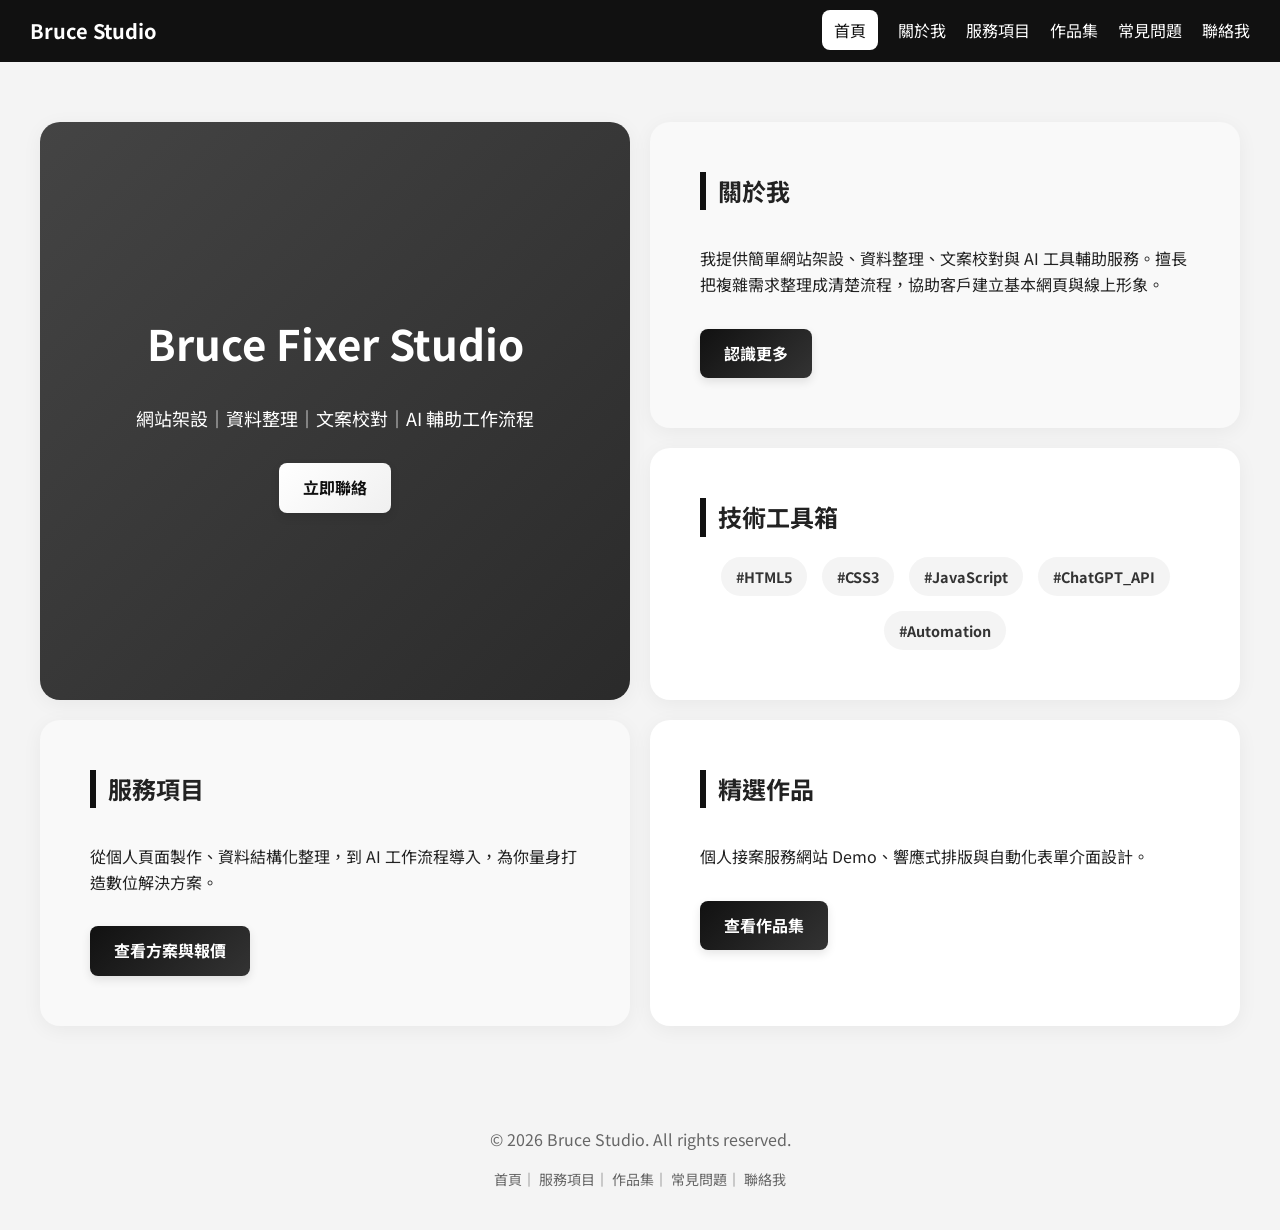
<file: index.html>
<!DOCTYPE html>
<html lang="zh-Hant">

<head>
  <meta charset="UTF-8">
  <meta name="viewport" content="width=device-width, initial-scale=1.0">
  <title>Bruce Studio｜網站架設與 AI 工作流程輔助</title>
  <meta name="description" content="Bruce Studio 提供一頁式網站架設、資料整理、文案校對與 AI 工作流程輔助服務，適合個人品牌、小型商家與接案者。">
  <link rel="preconnect" href="https://fonts.googleapis.com">
  <link rel="preconnect" href="https://fonts.gstatic.com" crossorigin>
  <link href="https://fonts.googleapis.com/css2?family=Noto+Sans+TC:wght@400;500;700&display=swap" rel="stylesheet">
  <link rel="stylesheet" href="style.css">
</head>

<body>

  <nav>
    <div class="logo">
      <a href="index.html">Bruce Studio</a>
    </div>
    <button class="menu-toggle" onclick="toggleMenu()">☰</button>
    <ul id="navMenu">
      <li><a href="index.html" class="active">首頁</a></li>
      <li><a href="about.html">關於我</a></li>
      <li><a href="services.html">服務項目</a></li>
      <li><a href="portfolio.html">作品集</a></li>
      <li><a href="faq.html">常見問題</a></li>
      <li><a href="contact.html">聯絡我</a></li>
    </ul>
  </nav>

  <main class="bento-container">

    <header class="bento-item hero bento-col-span-2 bento-row-span-2">
      <h1>Bruce Fixer Studio</h1>
      <p>網站架設｜資料整理｜文案校對｜AI 輔助工作流程</p>
      <a href="contact.html" class="btn" style="display: inline-block;">立即聯絡</a>
    </header>

    <section class="bento-item about bento-col-span-2 bento-row-span-1">
      <h2>關於我</h2>
      <p>我提供簡單網站架設、資料整理、文案校對與 AI 工具輔助服務。擅長把複雜需求整理成清楚流程，協助客戶建立基本網頁與線上形象。</p>
      <a href="about.html" class="btn btn-dark"
        style="margin-top: 15px; display: inline-block; width: fit-content;">認識更多</a>
    </section>

    <section class="bento-item tech-stack bento-col-span-2 bento-row-span-1">
      <h2>技術工具箱</h2>
      <div class="tech-icons"
        style="display: flex; justify-content: center; flex-wrap: wrap; gap: 15px; font-size: 0.9rem;">
        <span class="tech-tag">#HTML5</span>
        <span class="tech-tag">#CSS3</span>
        <span class="tech-tag">#JavaScript</span>
        <span class="tech-tag">#ChatGPT_API</span>
        <span class="tech-tag">#Automation</span>
      </div>
    </section>

    <section class="bento-item services bento-col-span-2 bento-row-span-1">
      <h2>服務項目</h2>
      <p>從個人頁面製作、資料結構化整理，到 AI 工作流程導入，為你量身打造數位解決方案。</p>
      <a href="services.html" class="btn btn-dark"
        style="margin-top: 15px; display: inline-block; width: fit-content;">查看方案與報價</a>
    </section>

    <section class="bento-item portfolio bento-col-span-2 bento-row-span-1">
      <h2>精選作品</h2>
      <p>個人接案服務網站 Demo、響應式排版與自動化表單介面設計。</p>
      <a href="portfolio.html" class="btn btn-dark"
        style="margin-top: 15px; display: inline-block; width: fit-content;">查看作品集</a>
    </section>

  </main>

  <footer>
    <p>© 2026 Bruce Studio. All rights reserved.</p>
    <p class="footer-links">
      <a href="index.html">首頁</a>｜
      <a href="services.html">服務項目</a>｜
      <a href="portfolio.html">作品集</a>｜
      <a href="faq.html">常見問題</a>｜
      <a href="contact.html">聯絡我</a>
    </p>
  </footer>
  <script src="script.js"></script>
</body>

</html>
</file>
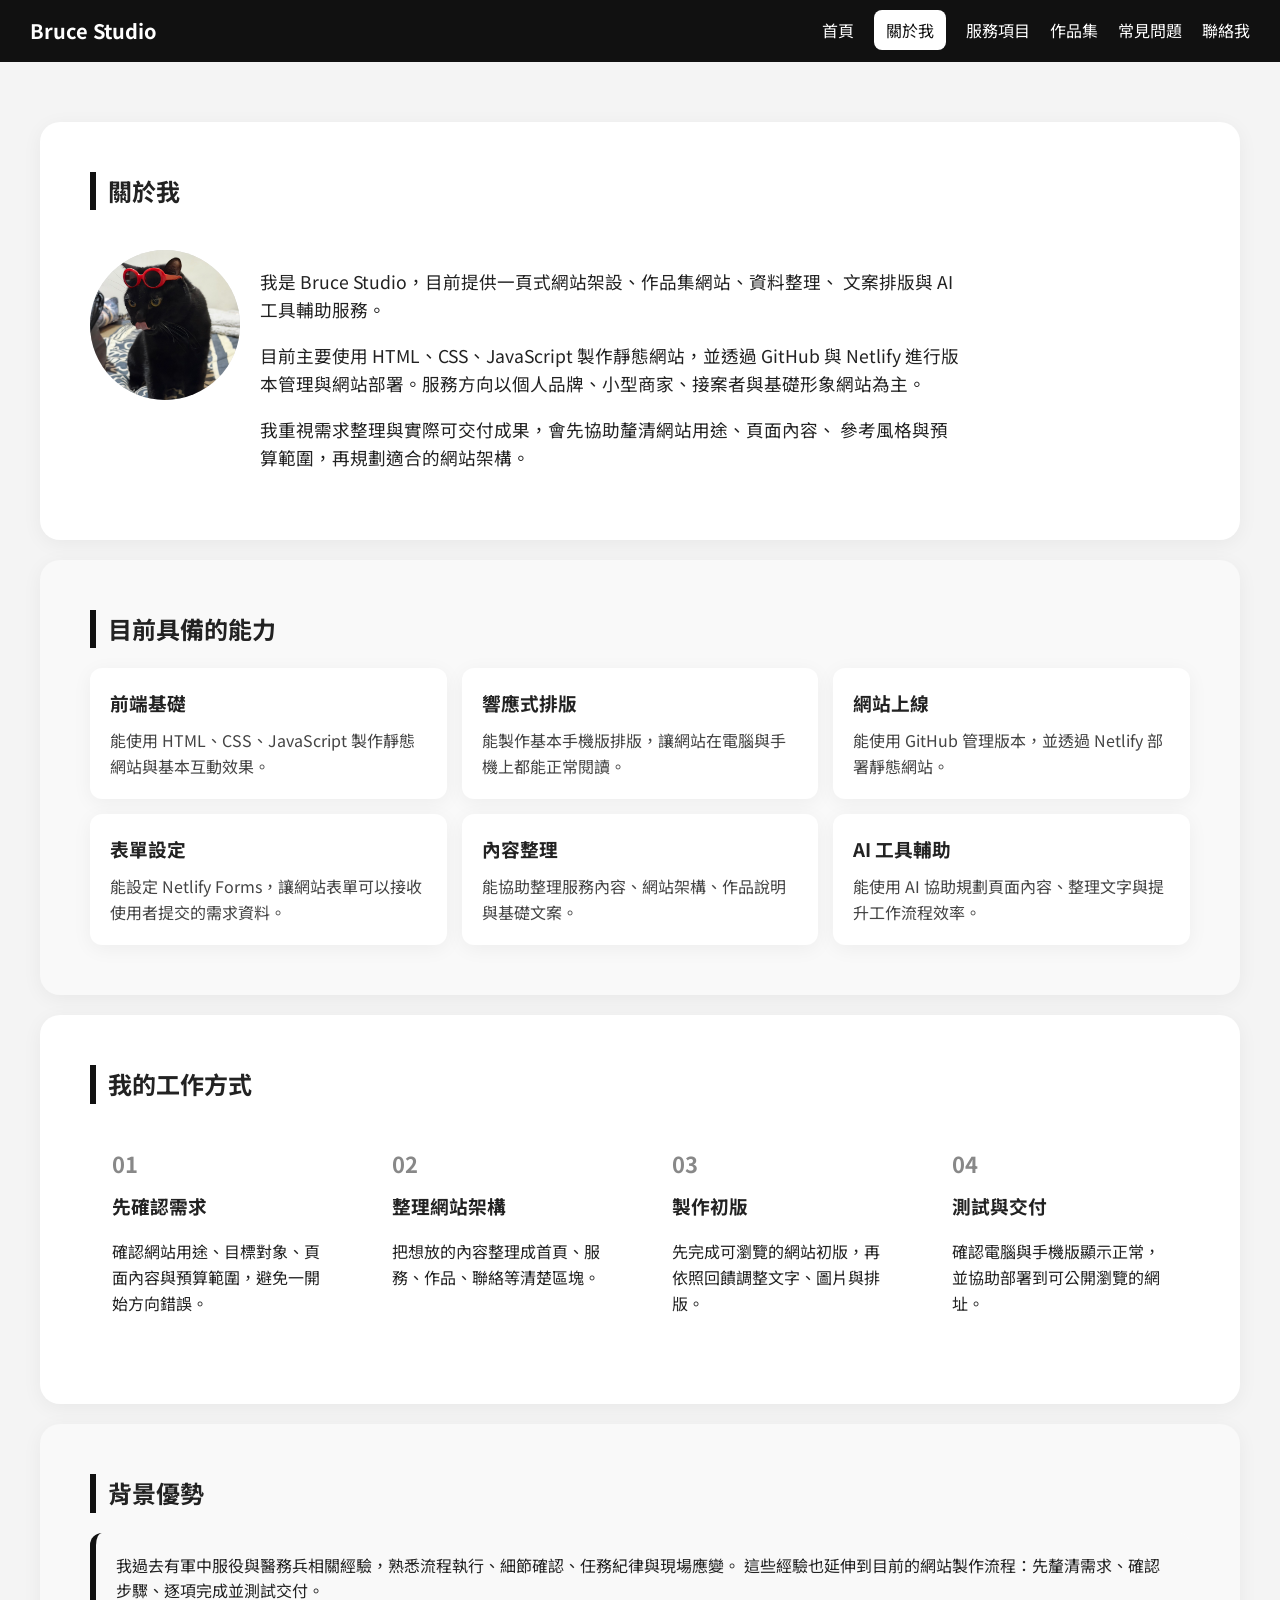
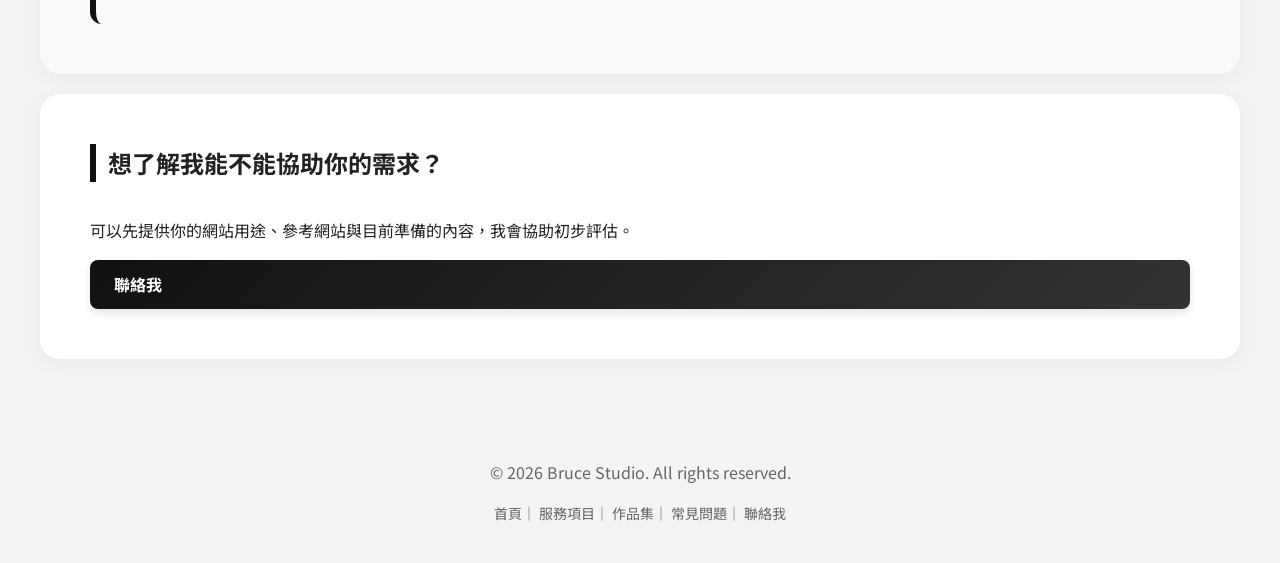
<file: about.html>
<!DOCTYPE html>
<html lang="zh-Hant">
<head>
  <meta charset="UTF-8">
  <meta name="viewport" content="width=device-width, initial-scale=1.0">
  <title>關於我｜Bruce Studio</title>
  <link rel="preconnect" href="https://fonts.googleapis.com">
  <link rel="preconnect" href="https://fonts.gstatic.com" crossorigin>
  <link href="https://fonts.googleapis.com/css2?family=Noto+Sans+TC:wght@400;500;700&display=swap" rel="stylesheet">
  <link rel="stylesheet" href="style.css">
</head>
<body>
  <nav>
    <div class="logo">
      <a href="index.html">Bruce Studio</a>
    </div>
    <button class="menu-toggle" onclick="toggleMenu()">☰</button>
    <ul id="navMenu">
      <li><a href="index.html">首頁</a></li>
      <li><a href="about.html" class="active">關於我</a></li>
      <li><a href="services.html">服務項目</a></li>
      <li><a href="portfolio.html">作品集</a></li>
      <li><a href="faq.html">常見問題</a></li>
      <li><a href="contact.html">聯絡我</a></li>
    </ul>
  </nav>

  <main class="bento-container">
    <section class="bento-item bento-col-span-4">
      <h2>關於我</h2>

      <div class="about-content" style="align-items: flex-start; margin-top: 20px;">
        <div class="photo-box">
          <img src="images/profile.jpg" alt="Bruce 的照片">
        </div>

        <div style="font-size: 1.1rem; max-width: 700px;">
          <p>
            我是 Bruce Studio，目前提供一頁式網站架設、作品集網站、資料整理、
            文案排版與 AI 工具輔助服務。
          </p>

          <p>
            目前主要使用 HTML、CSS、JavaScript 製作靜態網站，並透過 GitHub 與 Netlify
            進行版本管理與網站部署。服務方向以個人品牌、小型商家、接案者與基礎形象網站為主。
          </p>

          <p>
            我重視需求整理與實際可交付成果，會先協助釐清網站用途、頁面內容、
            參考風格與預算範圍，再規劃適合的網站架構。
          </p>
        </div>
      </div>
    </section>

    <section class="bento-item bento-col-span-4">
      <h2>目前具備的能力</h2>

      <div class="services-list" style="flex-direction: row; flex-wrap: wrap;">
        <div class="inner-card card" style="flex: 1; min-width: 250px;">
          <h3>前端基礎</h3>
          <p>能使用 HTML、CSS、JavaScript 製作靜態網站與基本互動效果。</p>
        </div>

        <div class="inner-card card" style="flex: 1; min-width: 250px;">
          <h3>響應式排版</h3>
          <p>能製作基本手機版排版，讓網站在電腦與手機上都能正常閱讀。</p>
        </div>

        <div class="inner-card card" style="flex: 1; min-width: 250px;">
          <h3>網站上線</h3>
          <p>能使用 GitHub 管理版本，並透過 Netlify 部署靜態網站。</p>
        </div>

        <div class="inner-card card" style="flex: 1; min-width: 250px;">
          <h3>表單設定</h3>
          <p>能設定 Netlify Forms，讓網站表單可以接收使用者提交的需求資料。</p>
        </div>

        <div class="inner-card card" style="flex: 1; min-width: 250px;">
          <h3>內容整理</h3>
          <p>能協助整理服務內容、網站架構、作品說明與基礎文案。</p>
        </div>

        <div class="inner-card card" style="flex: 1; min-width: 250px;">
          <h3>AI 工具輔助</h3>
          <p>能使用 AI 協助規劃頁面內容、整理文字與提升工作流程效率。</p>
        </div>
      </div>
    </section>

    <section class="bento-item bento-col-span-4">
      <h2>我的工作方式</h2>

      <div class="process">
        <div class="process-step">
          <span>01</span>
          <h3>先確認需求</h3>
          <p>確認網站用途、目標對象、頁面內容與預算範圍，避免一開始方向錯誤。</p>
        </div>

        <div class="process-step">
          <span>02</span>
          <h3>整理網站架構</h3>
          <p>把想放的內容整理成首頁、服務、作品、聯絡等清楚區塊。</p>
        </div>

        <div class="process-step">
          <span>03</span>
          <h3>製作初版</h3>
          <p>先完成可瀏覽的網站初版，再依照回饋調整文字、圖片與排版。</p>
        </div>

        <div class="process-step">
          <span>04</span>
          <h3>測試與交付</h3>
          <p>確認電腦與手機版顯示正常，並協助部署到可公開瀏覽的網址。</p>
        </div>
      </div>
    </section>

    <section class="bento-item bento-col-span-4">
      <h2>背景優勢</h2>

      <div class="about-highlight" style="background-color: #f9f9f9; padding: 20px; border-radius: var(--radius); border-left: 6px solid #111;">
        <p style="margin: 0;">
          我過去有軍中服役與醫務兵相關經驗，熟悉流程執行、細節確認、任務紀律與現場應變。
          這些經驗也延伸到目前的網站製作流程：先釐清需求、確認步驟、逐項完成並測試交付。
        </p>
      </div>
    </section>

    <section class="bento-item bento-col-span-4 cta-section">
      <h2>想了解我能不能協助你的需求？</h2>
      <p>可以先提供你的網站用途、參考網站與目前準備的內容，我會協助初步評估。</p>
      <a href="contact.html" class="btn btn-dark">聯絡我</a>
    </section>
  </main>

  <footer>
    <p>© 2026 Bruce Studio. All rights reserved.</p>
    <p class="footer-links">
      <a href="index.html">首頁</a>｜
      <a href="services.html">服務項目</a>｜
      <a href="portfolio.html">作品集</a>｜
      <a href="faq.html">常見問題</a>｜
      <a href="contact.html">聯絡我</a>
    </p>
  </footer>
  <script src="script.js"></script>
</body>
</html>
</file>
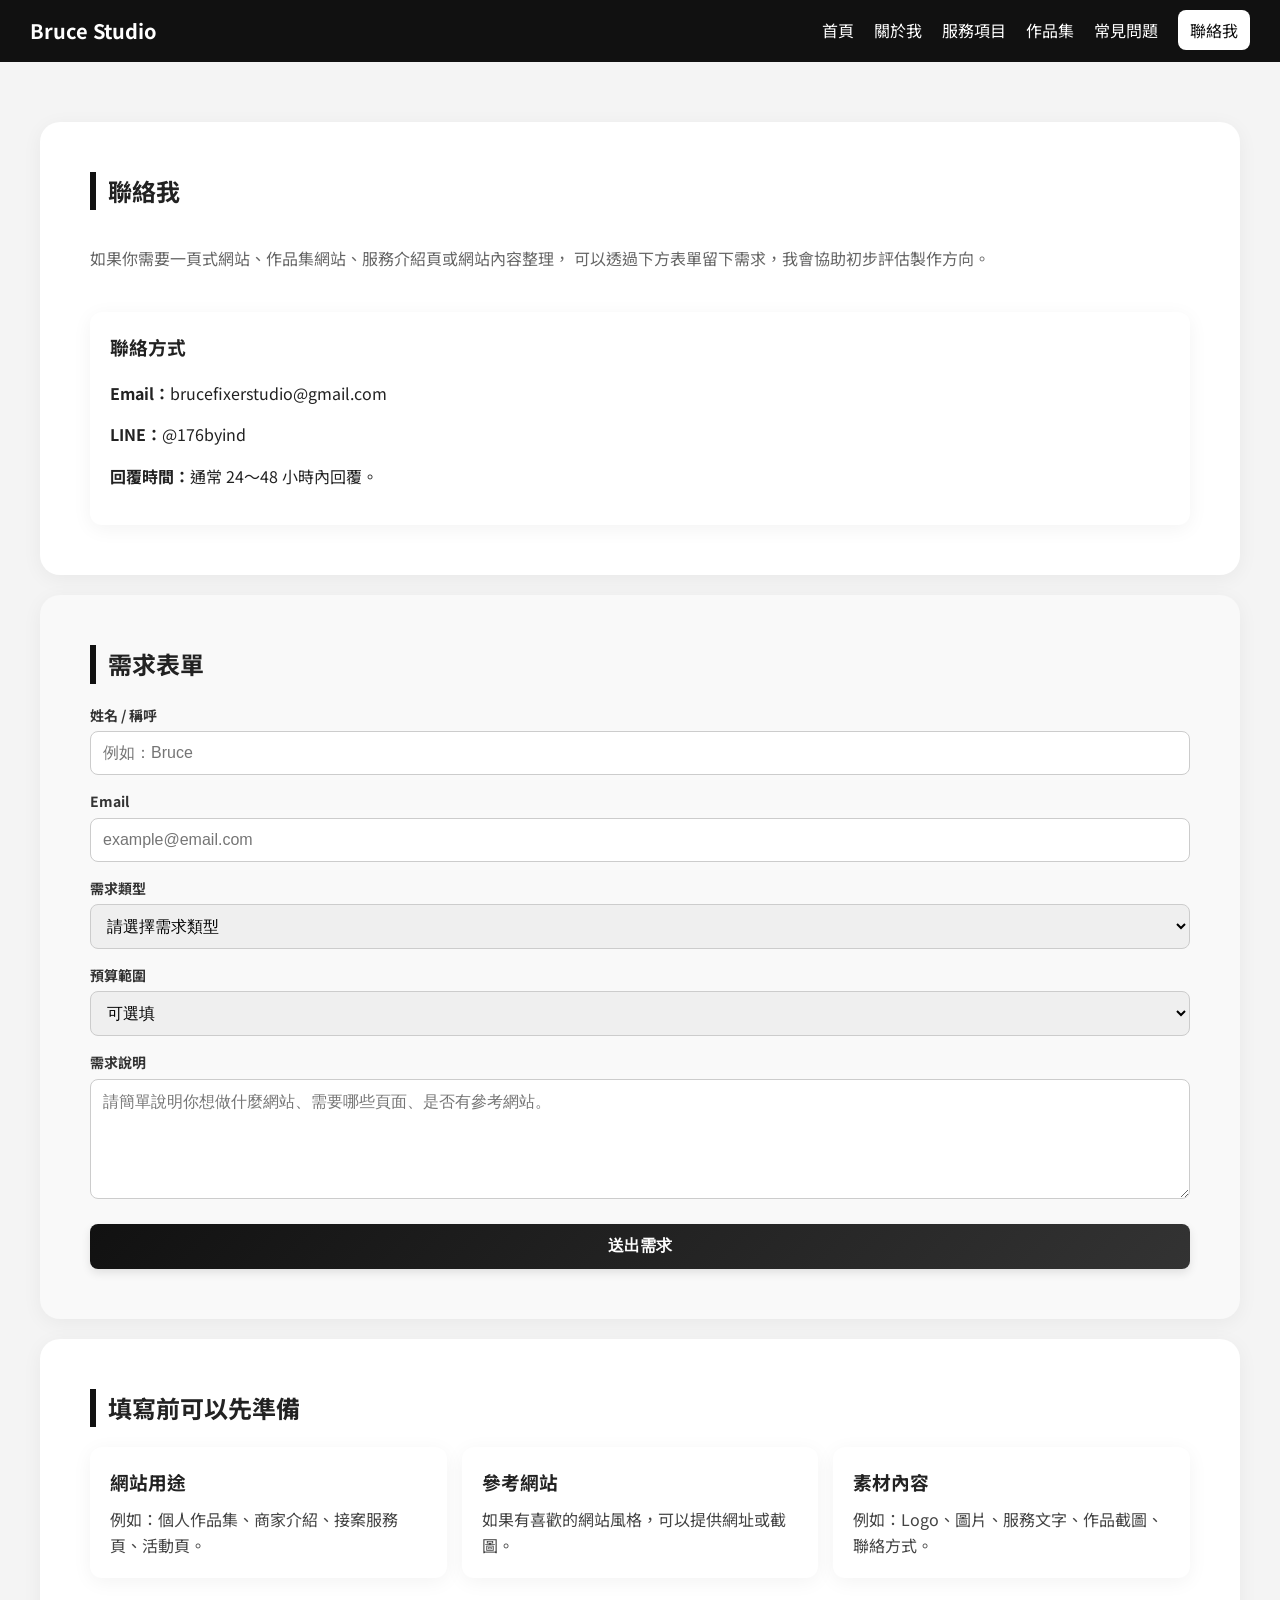
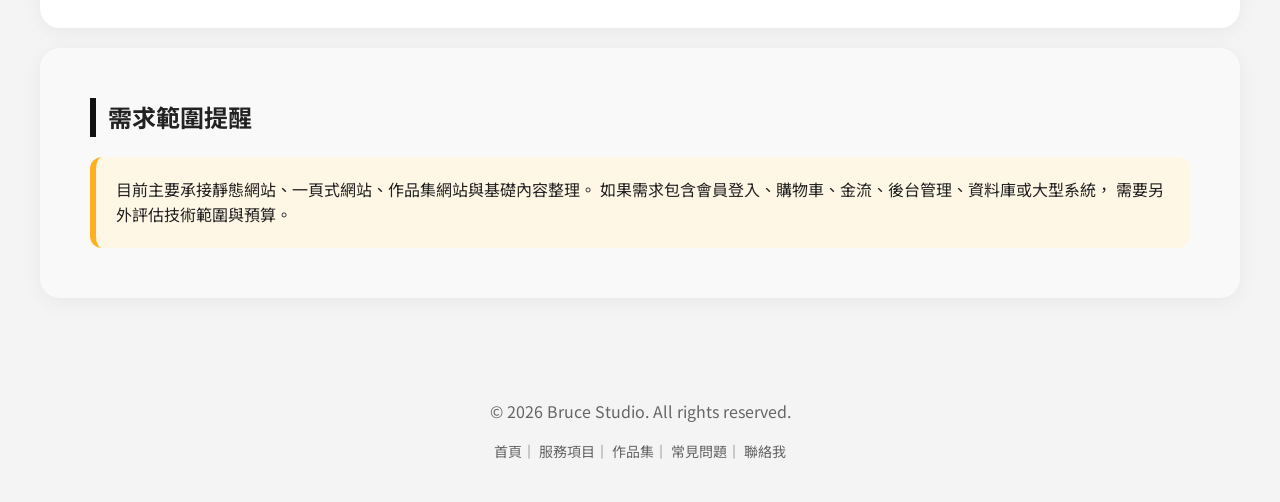
<file: contact.html>
<!DOCTYPE html>
<html lang="zh-Hant">

<head>
  <meta charset="UTF-8">
  <meta name="viewport" content="width=device-width, initial-scale=1.0">
  <title>聯絡我｜Bruce Studio</title>
  <link rel="preconnect" href="https://fonts.googleapis.com">
  <link rel="preconnect" href="https://fonts.gstatic.com" crossorigin>
  <link href="https://fonts.googleapis.com/css2?family=Noto+Sans+TC:wght@400;500;700&display=swap" rel="stylesheet">
  <link rel="stylesheet" href="style.css">
</head>

<body>
  <nav>
    <div class="logo">
      <a href="index.html">Bruce Studio</a>
    </div>
    <button class="menu-toggle" onclick="toggleMenu()">☰</button>
    <ul id="navMenu">
      <li><a href="index.html">首頁</a></li>
      <li><a href="about.html">關於我</a></li>
      <li><a href="services.html">服務項目</a></li>
      <li><a href="portfolio.html">作品集</a></li>
      <li><a href="faq.html">常見問題</a></li>
      <li><a href="contact.html" class="active">聯絡我</a></li>
    </ul>
  </nav>

  <main class="bento-container">
    <section class="bento-item bento-col-span-4">
      <h2>聯絡我</h2>

      <p class="contact-note">
        如果你需要一頁式網站、作品集網站、服務介紹頁或網站內容整理，
        可以透過下方表單留下需求，我會協助初步評估製作方向。
      </p>

      <div class="contact-info-box"
        style="background-color: var(--color-card, #fff); padding: 20px; border-radius: var(--radius, 12px); box-shadow: 0 4px 20px rgba(0,0,0,0.05); margin-top: 20px;">
        <h3 style="margin-top: 0;">聯絡方式</h3>
        <p><strong>Email：</strong>brucefixerstudio@gmail.com</p>
        <p><strong>LINE：</strong>@176byind</p>
        <p><strong>回覆時間：</strong>通常 24～48 小時內回覆。</p>
      </div>
    </section>

    <section class="bento-item bento-col-span-4">
      <h2>需求表單</h2>

      <form name="contact" method="POST" data-netlify="true" netlify-honeypot="bot-field" action="/thanks.html">
        <input type="hidden" name="form-name" value="contact">

        <p class="hidden">
          <label>
            不要填這個欄位：
            <input name="bot-field">
          </label>
        </p>

        <div class="form-group">
          <label for="name">姓名 / 稱呼</label>
          <input type="text" name="name" id="name" placeholder="例如：Bruce" required>
        </div>

        <div class="form-group">
          <label for="email">Email</label>
          <input type="email" name="email" id="email" placeholder="example@email.com" required>
        </div>

        <div class="form-group">
          <label for="project-type">需求類型</label>
          <select name="project-type" id="project-type"
            style="width: 100%; padding: 12px; font-size: 16px; border: 1px solid #ccc; border-radius: 8px; box-sizing: border-box;"
            required>
            <option value="">請選擇需求類型</option>
            <option value="一頁式網站">一頁式網站</option>
            <option value="作品集網站">作品集網站</option>
            <option value="小型商家形象頁">小型商家形象頁</option>
            <option value="網站修改">網站修改</option>
            <option value="資料整理 / 文案整理">資料整理 / 文案整理</option>
            <option value="其他">其他</option>
          </select>
        </div>

        <div class="form-group">
          <label for="budget">預算範圍</label>
          <select name="budget" id="budget"
            style="width: 100%; padding: 12px; font-size: 16px; border: 1px solid #ccc; border-radius: 8px; box-sizing: border-box;">
            <option value="">可選填</option>
            <option value="1500-3000">NT$ 1,500～3,000</option>
            <option value="3000-5000">NT$ 3,000～5,000</option>
            <option value="5000-8000">NT$ 5,000～8,000</option>
            <option value="8000以上">NT$ 8,000 以上</option>
            <option value="尚未確定">尚未確定</option>
          </select>
        </div>

        <div class="form-group">
          <label for="content">需求說明</label>
          <textarea name="content" id="content" placeholder="請簡單說明你想做什麼網站、需要哪些頁面、是否有參考網站。" required></textarea>
        </div>

        <button type="submit" class="btn btn-dark" style="margin-top: 10px;">送出需求</button>
      </form>
    </section>

    <section class="bento-item bento-col-span-4">
      <h2>填寫前可以先準備</h2>

      <div class="services-list" style="flex-direction: row; flex-wrap: wrap;">
        <div class="inner-card card" style="flex: 1; min-width: 250px;">
          <h3>網站用途</h3>
          <p>例如：個人作品集、商家介紹、接案服務頁、活動頁。</p>
        </div>

        <div class="inner-card card" style="flex: 1; min-width: 250px;">
          <h3>參考網站</h3>
          <p>如果有喜歡的網站風格，可以提供網址或截圖。</p>
        </div>

        <div class="inner-card card" style="flex: 1; min-width: 250px;">
          <h3>素材內容</h3>
          <p>例如：Logo、圖片、服務文字、作品截圖、聯絡方式。</p>
        </div>
      </div>
    </section>

    <section class="bento-item bento-col-span-4 warning-section">
      <h2>需求範圍提醒</h2>

      <div class="warning-box">
        <p>
          目前主要承接靜態網站、一頁式網站、作品集網站與基礎內容整理。
          如果需求包含會員登入、購物車、金流、後台管理、資料庫或大型系統，
          需要另外評估技術範圍與預算。
        </p>
      </div>
    </section>
  </main>

  <footer>
    <p>© 2026 Bruce Studio. All rights reserved.</p>
    <p class="footer-links">
      <a href="index.html">首頁</a>｜
      <a href="services.html">服務項目</a>｜
      <a href="portfolio.html">作品集</a>｜
      <a href="faq.html">常見問題</a>｜
      <a href="contact.html">聯絡我</a>
    </p>
  </footer>
  <script src="script.js"></script>
</body>

</html>
</file>
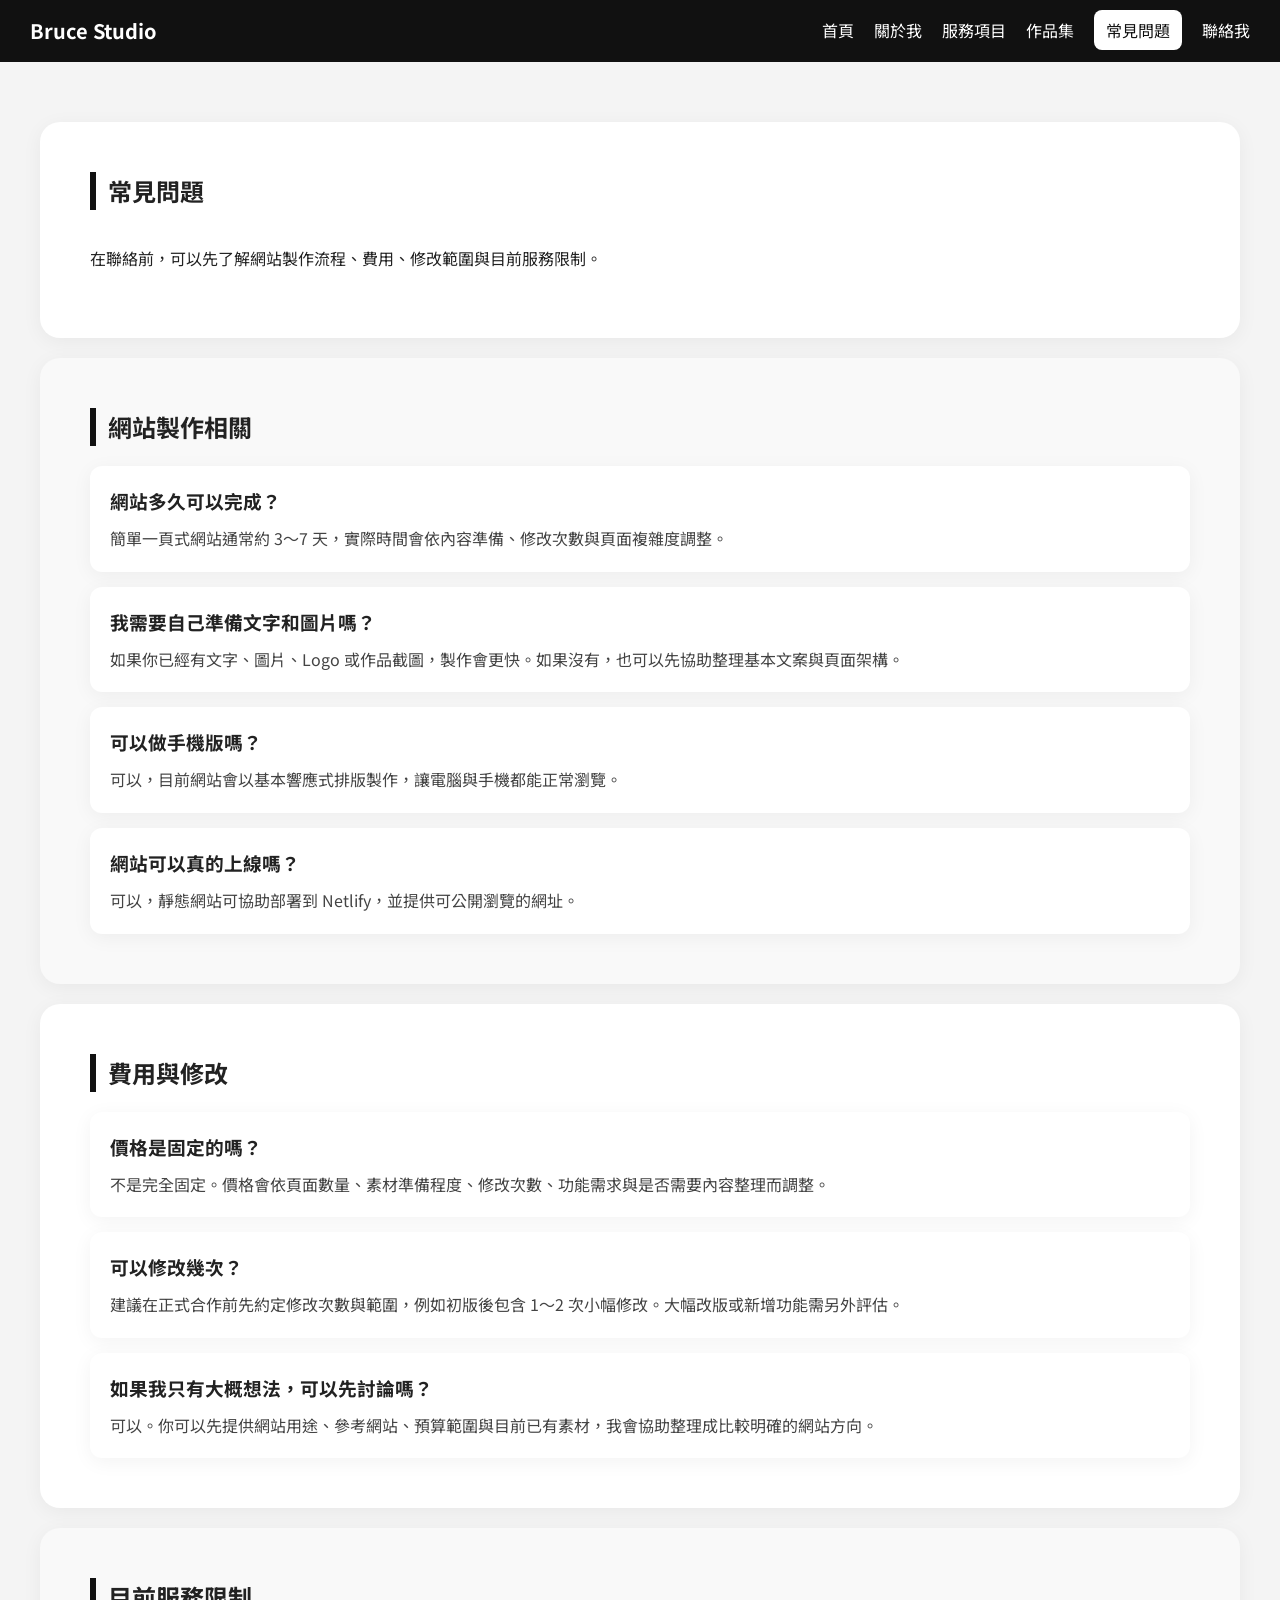
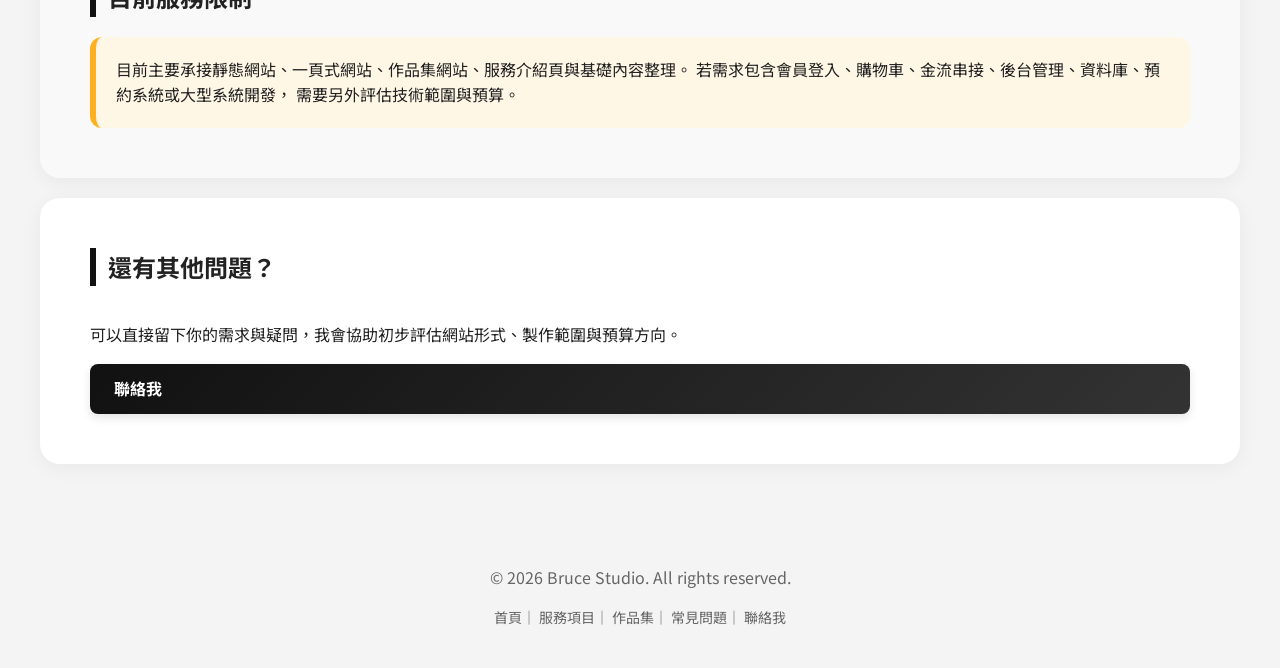
<file: faq.html>
<!DOCTYPE html>
<html lang="zh-Hant">
<head>
  <meta charset="UTF-8">
  <meta name="viewport" content="width=device-width, initial-scale=1.0">
  <title>常見問題｜Bruce Studio</title>
  <link rel="preconnect" href="https://fonts.googleapis.com">
  <link rel="preconnect" href="https://fonts.gstatic.com" crossorigin>
  <link href="https://fonts.googleapis.com/css2?family=Noto+Sans+TC:wght@400;500;700&display=swap" rel="stylesheet">
  <link rel="stylesheet" href="style.css">
</head>

<body>
  <nav>
    <div class="logo">
      <a href="index.html">Bruce Studio</a>
    </div>

    <button class="menu-toggle" onclick="toggleMenu()">☰</button>
    <ul id="navMenu">
      <li><a href="index.html">首頁</a></li>
      <li><a href="about.html">關於我</a></li>
      <li><a href="services.html">服務項目</a></li>
      <li><a href="portfolio.html">作品集</a></li>
      <li><a href="faq.html" class="active">常見問題</a></li>
      <li><a href="contact.html">聯絡我</a></li>
    </ul>
  </nav>

  <main class="bento-container">
    <section class="bento-item bento-col-span-4">
      <h2>常見問題</h2>
      <p>在聯絡前，可以先了解網站製作流程、費用、修改範圍與目前服務限制。</p>
    </section>

    <section class="bento-item bento-col-span-4">
      <h2>網站製作相關</h2>

      <div class="faq-list">
        <div class="inner-faq-item">
          <h3>網站多久可以完成？</h3>
          <p>簡單一頁式網站通常約 3～7 天，實際時間會依內容準備、修改次數與頁面複雜度調整。</p>
        </div>

        <div class="inner-faq-item">
          <h3>我需要自己準備文字和圖片嗎？</h3>
          <p>如果你已經有文字、圖片、Logo 或作品截圖，製作會更快。如果沒有，也可以先協助整理基本文案與頁面架構。</p>
        </div>

        <div class="inner-faq-item">
          <h3>可以做手機版嗎？</h3>
          <p>可以，目前網站會以基本響應式排版製作，讓電腦與手機都能正常瀏覽。</p>
        </div>

        <div class="inner-faq-item">
          <h3>網站可以真的上線嗎？</h3>
          <p>可以，靜態網站可協助部署到 Netlify，並提供可公開瀏覽的網址。</p>
        </div>
      </div>
    </section>

    <section class="bento-item bento-col-span-4">
      <h2>費用與修改</h2>

      <div class="faq-list">
        <div class="inner-faq-item">
          <h3>價格是固定的嗎？</h3>
          <p>不是完全固定。價格會依頁面數量、素材準備程度、修改次數、功能需求與是否需要內容整理而調整。</p>
        </div>

        <div class="inner-faq-item">
          <h3>可以修改幾次？</h3>
          <p>建議在正式合作前先約定修改次數與範圍，例如初版後包含 1～2 次小幅修改。大幅改版或新增功能需另外評估。</p>
        </div>

        <div class="inner-faq-item">
          <h3>如果我只有大概想法，可以先討論嗎？</h3>
          <p>可以。你可以先提供網站用途、參考網站、預算範圍與目前已有素材，我會協助整理成比較明確的網站方向。</p>
        </div>
      </div>
    </section>

    <section class="bento-item bento-col-span-4">
      <h2>目前服務限制</h2>

      <div class="warning-box">
        <p>
          目前主要承接靜態網站、一頁式網站、作品集網站、服務介紹頁與基礎內容整理。
          若需求包含會員登入、購物車、金流串接、後台管理、資料庫、預約系統或大型系統開發，
          需要另外評估技術範圍與預算。
        </p>
      </div>
    </section>

    <section class="bento-item bento-col-span-4 cta-section">
      <h2>還有其他問題？</h2>
      <p>可以直接留下你的需求與疑問，我會協助初步評估網站形式、製作範圍與預算方向。</p>
      <a href="contact.html" class="btn btn-dark">聯絡我</a>
    </section>
  </main>

  <footer>
    <p>© 2026 Bruce Studio. All rights reserved.</p>
    <p class="footer-links">
      <a href="index.html">首頁</a>｜
      <a href="services.html">服務項目</a>｜
      <a href="portfolio.html">作品集</a>｜
      <a href="faq.html">常見問題</a>｜
      <a href="contact.html">聯絡我</a>
    </p>
  </footer>

  <script src="script.js"></script>
</body>
</html>
</file>
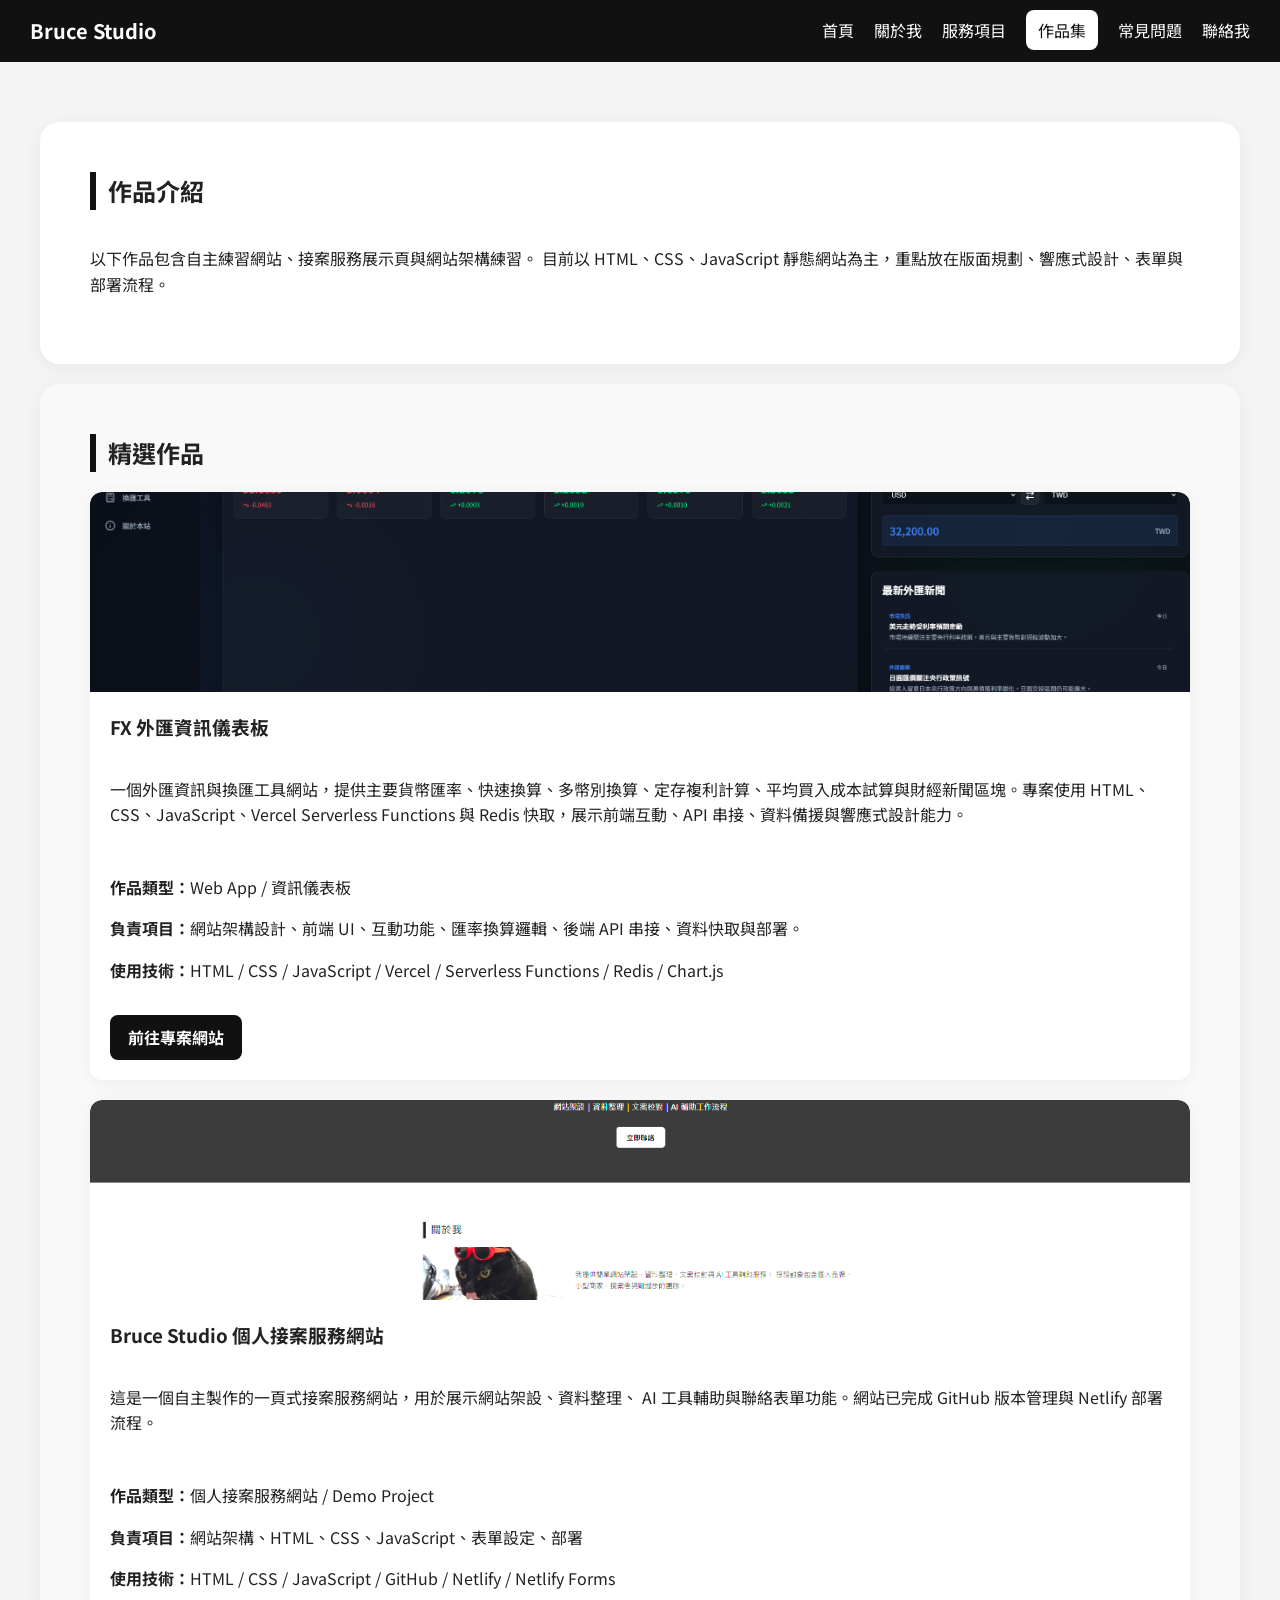
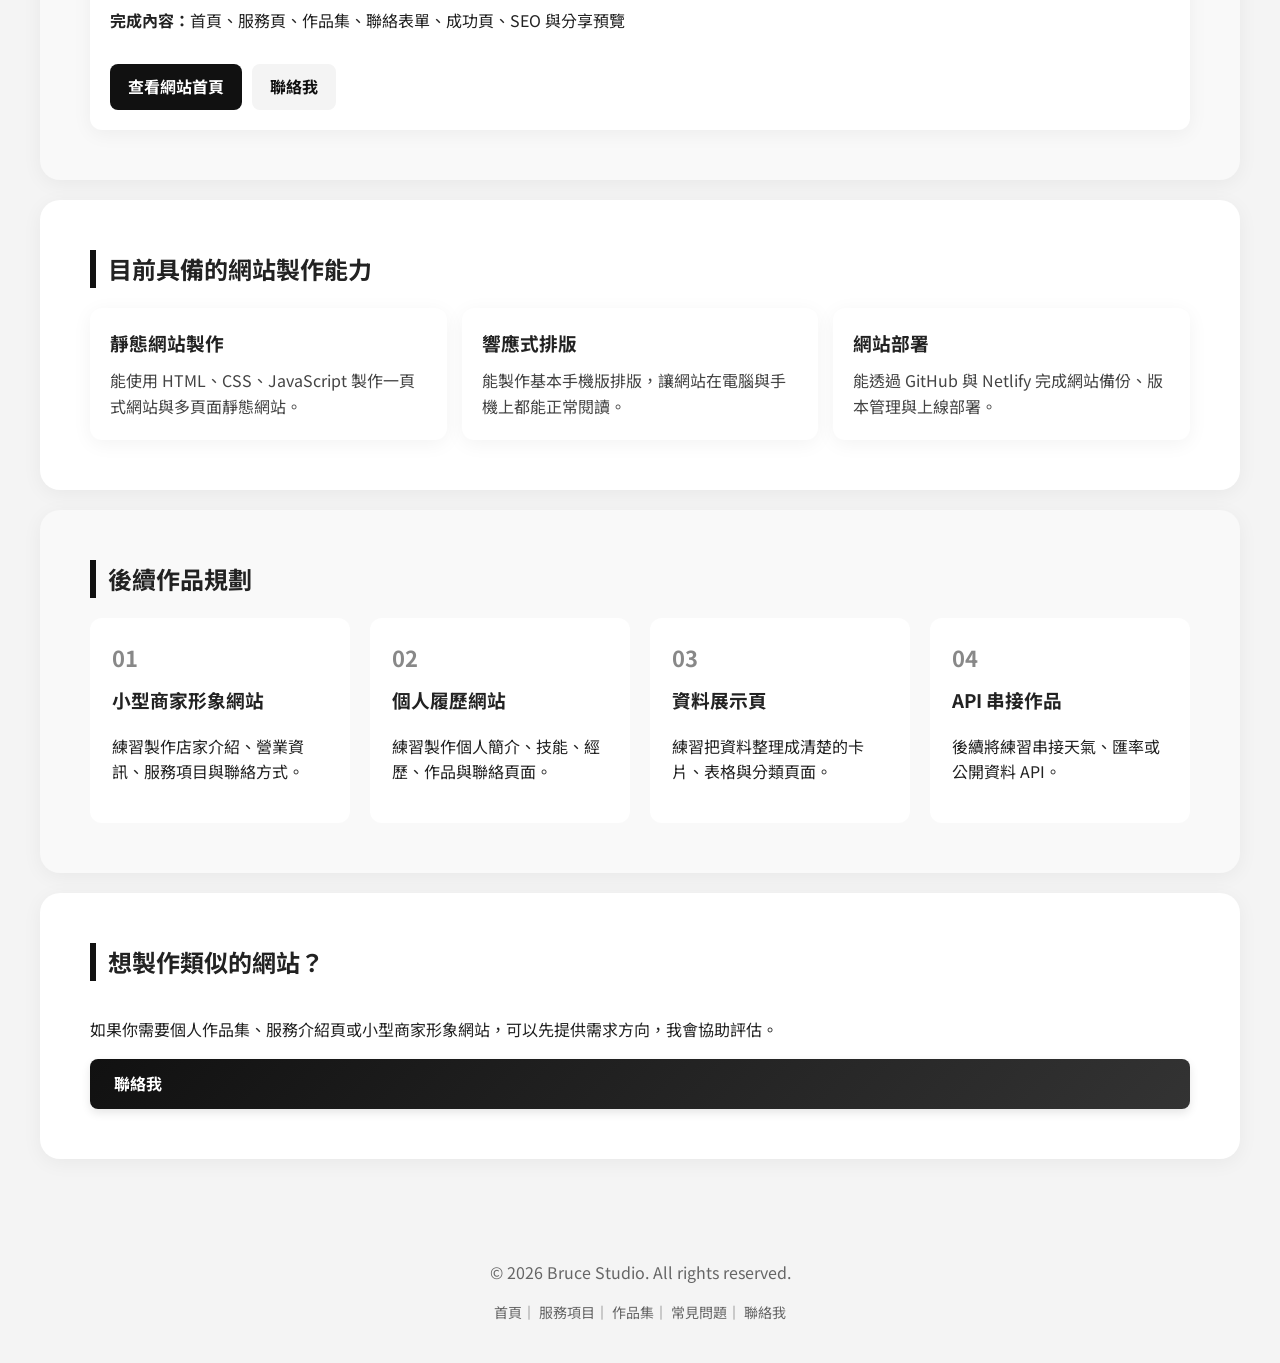
<file: portfolio.html>
<!DOCTYPE html>
<html lang="zh-Hant">
<head>
  <meta charset="UTF-8">
  <meta name="viewport" content="width=device-width, initial-scale=1.0">
  <title>作品集｜Bruce Studio</title>
  <link rel="preconnect" href="https://fonts.googleapis.com">
  <link rel="preconnect" href="https://fonts.gstatic.com" crossorigin>
  <link href="https://fonts.googleapis.com/css2?family=Noto+Sans+TC:wght@400;500;700&display=swap" rel="stylesheet">
  <link rel="stylesheet" href="style.css">
</head>
<body>
  <nav>
    <div class="logo">
      <a href="index.html">Bruce Studio</a>
    </div>
    <button class="menu-toggle" onclick="toggleMenu()">☰</button>
    <ul id="navMenu">
      <li><a href="index.html">首頁</a></li>
      <li><a href="about.html">關於我</a></li>
      <li><a href="services.html">服務項目</a></li>
      <li><a href="portfolio.html" class="active">作品集</a></li>
      <li><a href="faq.html">常見問題</a></li>
      <li><a href="contact.html">聯絡我</a></li>
    </ul>
  </nav>

  <main class="bento-container">
    <section class="bento-item bento-col-span-4">
      <h2>作品介紹</h2>
      <p>
        以下作品包含自主練習網站、接案服務展示頁與網站架構練習。
        目前以 HTML、CSS、JavaScript 靜態網站為主，重點放在版面規劃、響應式設計、表單與部署流程。
      </p>
    </section>

    <section class="bento-item bento-col-span-4">
      <h2>精選作品</h2>

      <div class="portfolio-list featured" style="display: grid; grid-template-columns: 1fr; gap: 20px;">
        <div class="inner-portfolio portfolio-card">
          <img src="images/portfolio-2.png" alt="FX 外匯資訊儀表板截圖">

          <div class="portfolio-content">
            <h3>FX 外匯資訊儀表板</h3>

            <p>
              一個外匯資訊與換匯工具網站，提供主要貨幣匯率、快速換算、多幣別換算、定存複利計算、平均買入成本試算與財經新聞區塊。專案使用 HTML、CSS、JavaScript、Vercel Serverless Functions 與 Redis 快取，展示前端互動、API 串接、資料備援與響應式設計能力。
            </p>

            <div class="project-info" style="margin: 15px 0;">
              <p><strong>作品類型：</strong>Web App / 資訊儀表板</p>
              <p><strong>負責項目：</strong>網站架構設計、前端 UI、互動功能、匯率換算邏輯、後端 API 串接、資料快取與部署。</p>
              <p><strong>使用技術：</strong>HTML / CSS / JavaScript / Vercel / Serverless Functions / Redis / Chart.js</p>
            </div>

            <div class="portfolio-actions" style="margin-top: auto; display: flex; gap: 10px; flex-wrap: wrap;">
              <a href="https://forex-dashboard-lime.vercel.app/" target="_blank" rel="noopener noreferrer" class="portfolio-button">前往專案網站</a>
            </div>
          </div>
        </div>

        <div class="inner-portfolio portfolio-card">
          <img src="images/portfolio-1.jpg" alt="Bruce Studio 個人接案服務網站截圖">

          <div class="portfolio-content">
            <h3>Bruce Studio 個人接案服務網站</h3>

            <p>
              這是一個自主製作的一頁式接案服務網站，用於展示網站架設、資料整理、
              AI 工具輔助與聯絡表單功能。網站已完成 GitHub 版本管理與 Netlify 部署流程。
            </p>

            <div class="project-info" style="margin: 15px 0;">
              <p><strong>作品類型：</strong>個人接案服務網站 / Demo Project</p>
              <p><strong>負責項目：</strong>網站架構、HTML、CSS、JavaScript、表單設定、部署</p>
              <p><strong>使用技術：</strong>HTML / CSS / JavaScript / GitHub / Netlify / Netlify Forms</p>
              <p><strong>完成內容：</strong>首頁、服務頁、作品集、聯絡表單、成功頁、SEO 與分享預覽</p>
            </div>

            <div class="portfolio-actions" style="margin-top: auto; display: flex; gap: 10px; flex-wrap: wrap;">
              <a href="index.html" class="portfolio-button">查看網站首頁</a>
              <a href="contact.html" class="portfolio-button secondary" style="background-color: #f4f4f4; color: #111;">聯絡我</a>
            </div>
          </div>
        </div>
      </div>
    </section>

    <section class="bento-item bento-col-span-4">
      <h2>目前具備的網站製作能力</h2>

      <div class="services-list" style="flex-direction: row; flex-wrap: wrap;">
        <div class="inner-card card" style="flex: 1; min-width: 250px;">
          <h3>靜態網站製作</h3>
          <p>能使用 HTML、CSS、JavaScript 製作一頁式網站與多頁面靜態網站。</p>
        </div>

        <div class="inner-card card" style="flex: 1; min-width: 250px;">
          <h3>響應式排版</h3>
          <p>能製作基本手機版排版，讓網站在電腦與手機上都能正常閱讀。</p>
        </div>

        <div class="inner-card card" style="flex: 1; min-width: 250px;">
          <h3>網站部署</h3>
          <p>能透過 GitHub 與 Netlify 完成網站備份、版本管理與上線部署。</p>
        </div>
      </div>
    </section>

    <section class="bento-item bento-col-span-4">
      <h2>後續作品規劃</h2>

      <div class="process">
        <div class="process-step">
          <span>01</span>
          <h3>小型商家形象網站</h3>
          <p>練習製作店家介紹、營業資訊、服務項目與聯絡方式。</p>
        </div>

        <div class="process-step">
          <span>02</span>
          <h3>個人履歷網站</h3>
          <p>練習製作個人簡介、技能、經歷、作品與聯絡頁面。</p>
        </div>

        <div class="process-step">
          <span>03</span>
          <h3>資料展示頁</h3>
          <p>練習把資料整理成清楚的卡片、表格與分類頁面。</p>
        </div>

        <div class="process-step">
          <span>04</span>
          <h3>API 串接作品</h3>
          <p>後續將練習串接天氣、匯率或公開資料 API。</p>
        </div>
      </div>
    </section>

    <section class="bento-item bento-col-span-4 cta-section">
      <h2>想製作類似的網站？</h2>
      <p>如果你需要個人作品集、服務介紹頁或小型商家形象網站，可以先提供需求方向，我會協助評估。</p>
      <a href="contact.html" class="btn btn-dark">聯絡我</a>
    </section>
  </main>

  <footer>
    <p>© 2026 Bruce Studio. All rights reserved.</p>
    <p class="footer-links">
      <a href="index.html">首頁</a>｜
      <a href="services.html">服務項目</a>｜
      <a href="portfolio.html">作品集</a>｜
      <a href="faq.html">常見問題</a>｜
      <a href="contact.html">聯絡我</a>
    </p>
  </footer>
  <script src="script.js"></script>
</body>
</html>
</file>
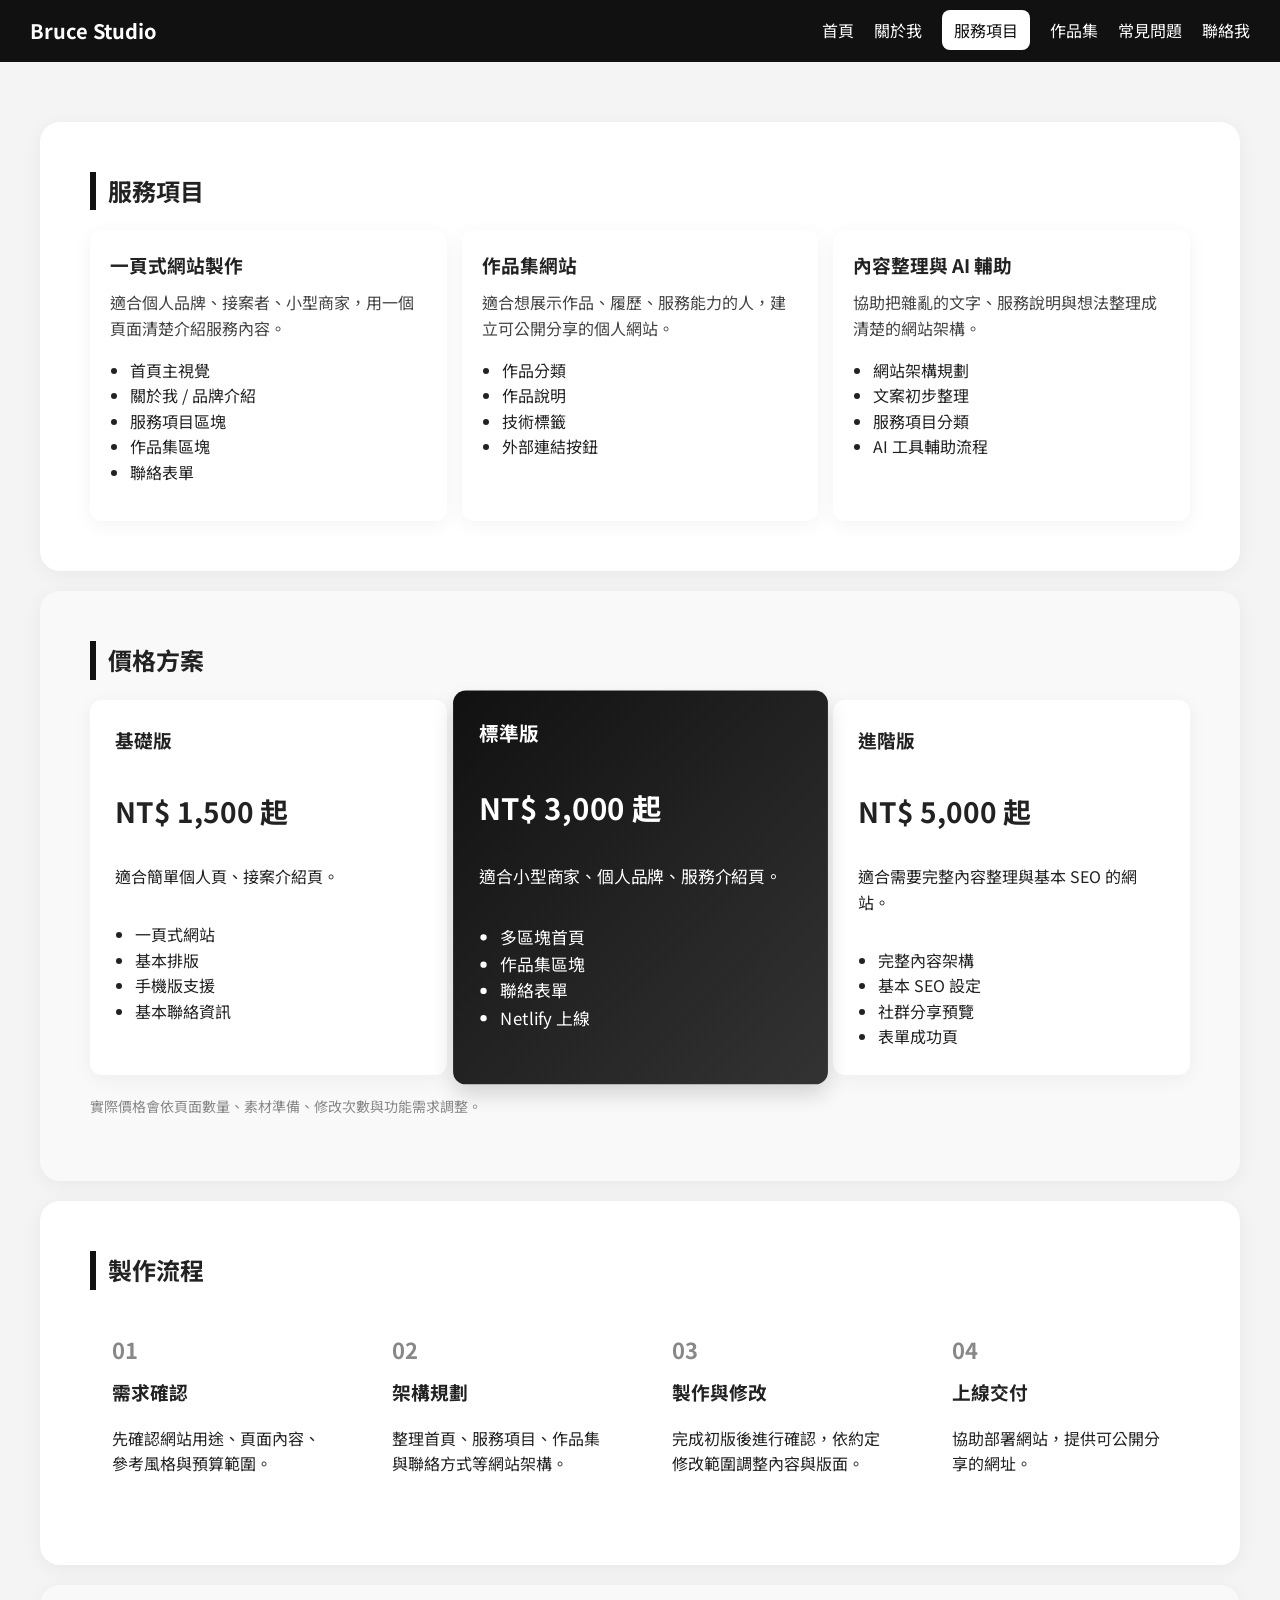
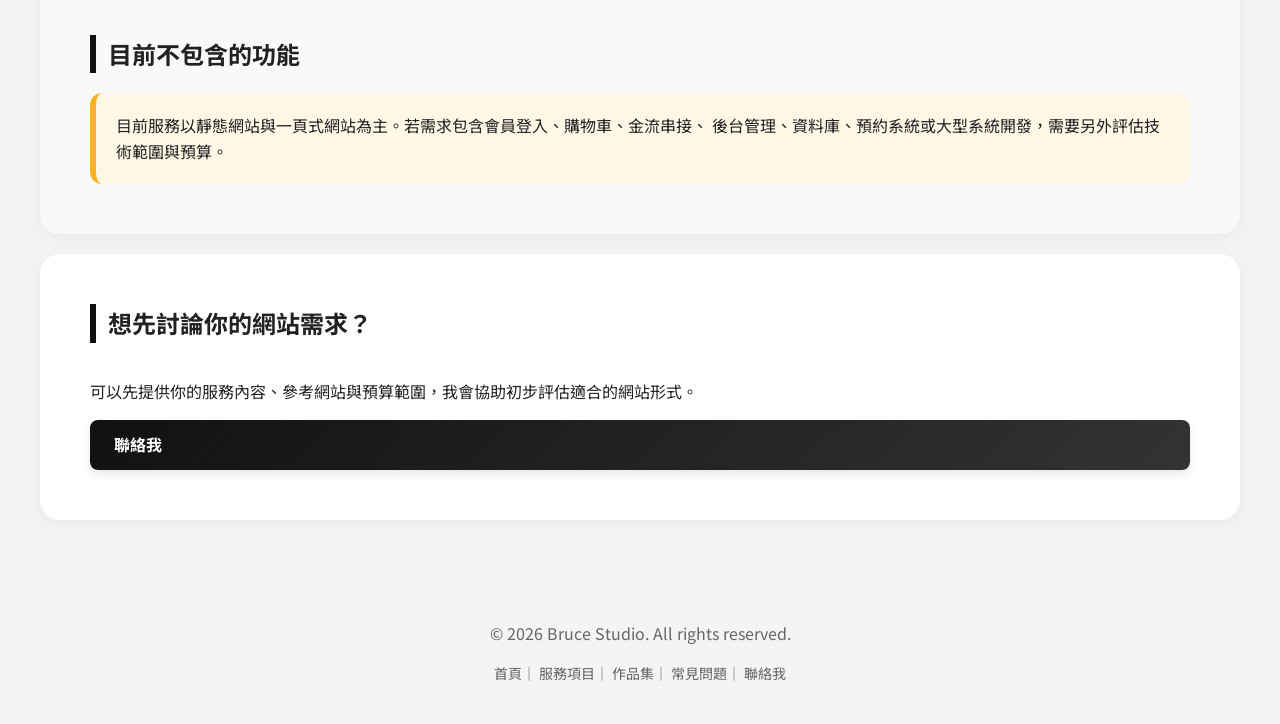
<file: services.html>
<!DOCTYPE html>
<html lang="zh-Hant">
<head>
  <meta charset="UTF-8">
  <meta name="viewport" content="width=device-width, initial-scale=1.0">
  <title>服務項目｜Bruce Studio</title>
  <link rel="preconnect" href="https://fonts.googleapis.com">
  <link rel="preconnect" href="https://fonts.gstatic.com" crossorigin>
  <link href="https://fonts.googleapis.com/css2?family=Noto+Sans+TC:wght@400;500;700&display=swap" rel="stylesheet">
  <link rel="stylesheet" href="style.css">
</head>
<body>
  <nav>
    <div class="logo">
      <a href="index.html">Bruce Studio</a>
    </div>
    <button class="menu-toggle" onclick="toggleMenu()">☰</button>
    <ul id="navMenu">
      <li><a href="index.html">首頁</a></li>
      <li><a href="about.html">關於我</a></li>
      <li><a href="services.html" class="active">服務項目</a></li>
      <li><a href="portfolio.html">作品集</a></li>
      <li><a href="faq.html">常見問題</a></li>
      <li><a href="contact.html">聯絡我</a></li>
    </ul>
  </nav>

  <main class="bento-container">
    <section class="bento-item bento-col-span-4">
      <h2>服務項目</h2>

      <div class="services-list" style="flex-direction: row; flex-wrap: wrap;">
        <div class="inner-card card" style="flex: 1; min-width: 250px;">
          <h3>一頁式網站製作</h3>
          <p>適合個人品牌、接案者、小型商家，用一個頁面清楚介紹服務內容。</p>
          <ul>
            <li>首頁主視覺</li>
            <li>關於我 / 品牌介紹</li>
            <li>服務項目區塊</li>
            <li>作品集區塊</li>
            <li>聯絡表單</li>
          </ul>
        </div>

        <div class="inner-card card" style="flex: 1; min-width: 250px;">
          <h3>作品集網站</h3>
          <p>適合想展示作品、履歷、服務能力的人，建立可公開分享的個人網站。</p>
          <ul>
            <li>作品分類</li>
            <li>作品說明</li>
            <li>技術標籤</li>
            <li>外部連結按鈕</li>
          </ul>
        </div>

        <div class="inner-card card" style="flex: 1; min-width: 250px;">
          <h3>內容整理與 AI 輔助</h3>
          <p>協助把雜亂的文字、服務說明與想法整理成清楚的網站架構。</p>
          <ul>
            <li>網站架構規劃</li>
            <li>文案初步整理</li>
            <li>服務項目分類</li>
            <li>AI 工具輔助流程</li>
          </ul>
        </div>
      </div>
    </section>

    <section class="bento-item bento-col-span-4">
      <h2>價格方案</h2>

      <div class="pricing-list">
        <div class="inner-price-card price-card">
          <h3>基礎版</h3>
          <p class="price">NT$ 1,500 起</p>
          <p>適合簡單個人頁、接案介紹頁。</p>
          <ul>
            <li>一頁式網站</li>
            <li>基本排版</li>
            <li>手機版支援</li>
            <li>基本聯絡資訊</li>
          </ul>
        </div>

        <div class="inner-price-card price-card highlight">
          <h3>標準版</h3>
          <p class="price">NT$ 3,000 起</p>
          <p>適合小型商家、個人品牌、服務介紹頁。</p>
          <ul>
            <li>多區塊首頁</li>
            <li>作品集區塊</li>
            <li>聯絡表單</li>
            <li>Netlify 上線</li>
          </ul>
        </div>

        <div class="inner-price-card price-card">
          <h3>進階版</h3>
          <p class="price">NT$ 5,000 起</p>
          <p>適合需要完整內容整理與基本 SEO 的網站。</p>
          <ul>
            <li>完整內容架構</li>
            <li>基本 SEO 設定</li>
            <li>社群分享預覽</li>
            <li>表單成功頁</li>
          </ul>
        </div>
      </div>

      <p class="note">
        實際價格會依頁面數量、素材準備、修改次數與功能需求調整。
      </p>
    </section>

    <section class="bento-item bento-col-span-4">
      <h2>製作流程</h2>

      <div class="process">
        <div class="process-step">
          <span>01</span>
          <h3>需求確認</h3>
          <p>先確認網站用途、頁面內容、參考風格與預算範圍。</p>
        </div>

        <div class="process-step">
          <span>02</span>
          <h3>架構規劃</h3>
          <p>整理首頁、服務項目、作品集與聯絡方式等網站架構。</p>
        </div>

        <div class="process-step">
          <span>03</span>
          <h3>製作與修改</h3>
          <p>完成初版後進行確認，依約定修改範圍調整內容與版面。</p>
        </div>

        <div class="process-step">
          <span>04</span>
          <h3>上線交付</h3>
          <p>協助部署網站，提供可公開分享的網址。</p>
        </div>
      </div>
    </section>

    <section class="bento-item bento-col-span-4">
      <h2>目前不包含的功能</h2>

      <div class="warning-box">
        <p>
          目前服務以靜態網站與一頁式網站為主。若需求包含會員登入、購物車、金流串接、
          後台管理、資料庫、預約系統或大型系統開發，需要另外評估技術範圍與預算。
        </p>
      </div>
    </section>

    <section class="bento-item bento-col-span-4 cta-section">
      <h2>想先討論你的網站需求？</h2>
      <p>可以先提供你的服務內容、參考網站與預算範圍，我會協助初步評估適合的網站形式。</p>
      <a href="contact.html" class="btn btn-dark">聯絡我</a>
    </section>
  </main>

  <footer>
    <p>© 2026 Bruce Studio. All rights reserved.</p>
    <p class="footer-links">
      <a href="index.html">首頁</a>｜
      <a href="services.html">服務項目</a>｜
      <a href="portfolio.html">作品集</a>｜
      <a href="faq.html">常見問題</a>｜
      <a href="contact.html">聯絡我</a>
    </p>
  </footer>
  <script src="script.js"></script>
</body>
</html>
</file>
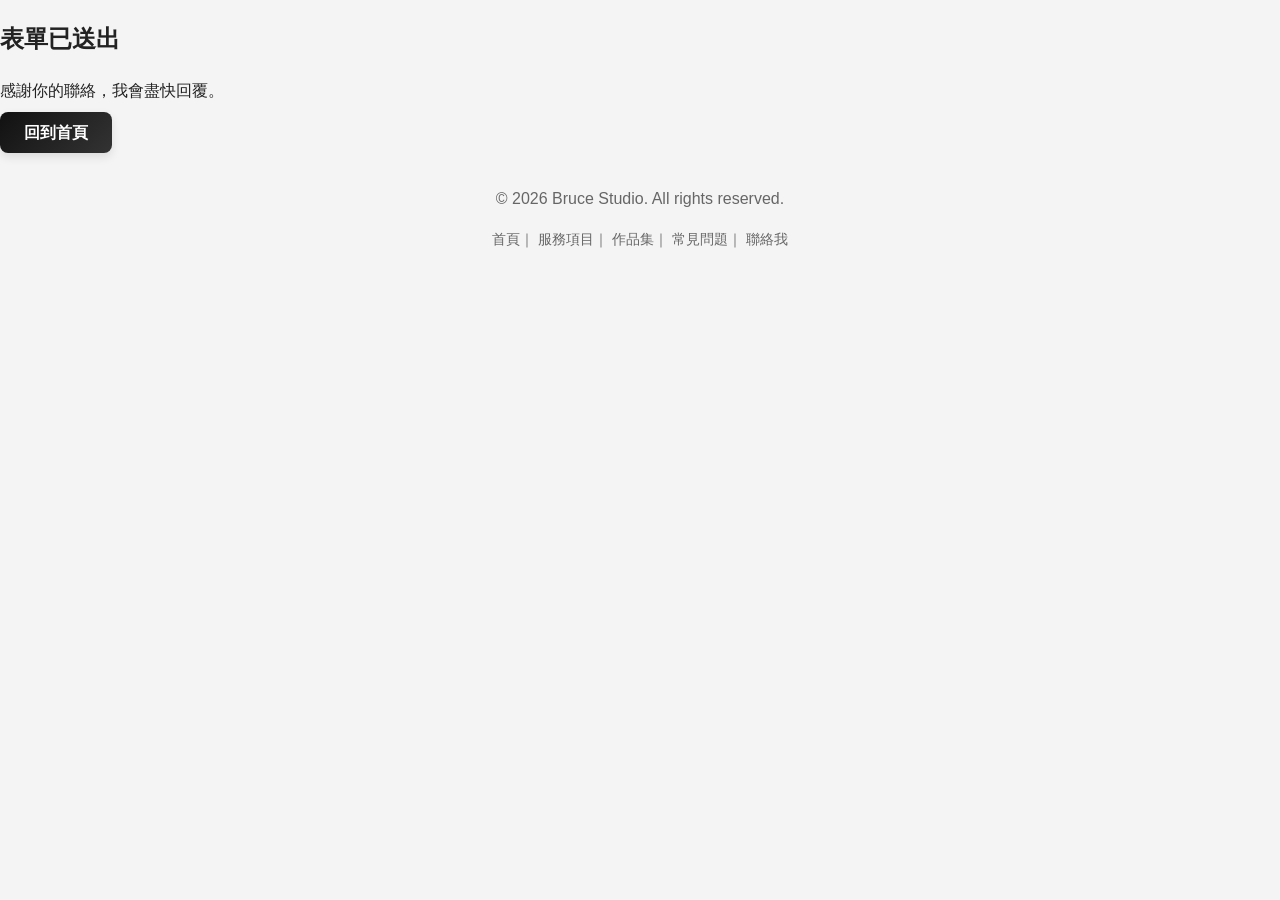
<file: thanks.html>
<!DOCTYPE html>
<html lang="zh-Hant">
<head>
  <meta charset="UTF-8">
  <meta name="viewport" content="width=device-width, initial-scale=1.0">
  <title>表單已送出</title>
  <link rel="stylesheet" href="style.css">
</head>

<body>
  <section>
    <h2>表單已送出</h2>
    <p>感謝你的聯絡，我會盡快回覆。</p>

    <a href="/" class="btn btn-dark">回到首頁</a>
  </section>

  <footer>
    <p>© 2026 Bruce Studio. All rights reserved.</p>
    <p class="footer-links">
      <a href="index.html">首頁</a>｜
      <a href="services.html">服務項目</a>｜
      <a href="portfolio.html">作品集</a>｜
      <a href="faq.html">常見問題</a>｜
      <a href="contact.html">聯絡我</a>
    </p>
  </footer>
</body>
</html>
</file>
<file: style.css>
/* ===== 全站基礎設定 ===== */
:root {
  --color-muted: #888888;
  --color-card: #ffffff;
  --radius: 12px;
}

html {
  scroll-behavior: smooth;
}

body {
  margin: 0;
  font-family: 'Noto Sans TC', Arial, "Microsoft JhengHei", sans-serif;
  background-color: #f4f4f4;
  color: #222;
  line-height: 1.6;
}

@keyframes gradientBG {
  0% { background-position: 0% 50%; }
  50% { background-position: 100% 50%; }
  100% { background-position: 0% 50%; }
}

a {
  text-decoration: none;
  color: inherit;
}

img {
  max-width: 100%;
  display: block;
  border-radius: 12px;
}

/* ===== 導覽列 ===== */
nav {
  background-color: #111;
  color: white;
  padding: 15px 30px;
  display: flex;
  justify-content: space-between;
  align-items: center;
}

nav .logo {
  font-weight: bold;
  font-size: 20px;
}

.logo a {
  color: white;
  font-weight: bold;
  font-size: 20px;
}

.logo a:hover {
  color: #ccc;
}

nav ul {
  list-style: none;
  display: flex;
  gap: 20px;
  padding: 0;
  margin: 0;
}

nav a {
  transition: color 0.2s;
}

nav a:hover {
  color: #ccc;
}
nav a.active {
  background-color: white;
  color: #111;
  padding: 8px 12px;
  border-radius: 8px;
}

.menu-toggle {
  display: none;
  background: none;
  border: none;
  color: white;
  font-size: 28px;
  cursor: pointer;
}

/* ===== Bento Grid Container ===== */
.bento-container {
  display: grid;
  grid-template-columns: repeat(4, 1fr);
  grid-auto-flow: dense;
  gap: 20px;
  max-width: 1200px;
  margin: 40px auto;
  padding: 20px;
}

/* Bento Span Utilities */
.bento-col-span-1 { grid-column: span 1; }
.bento-col-span-2 { grid-column: span 2; }
.bento-col-span-3 { grid-column: span 3; }
.bento-col-span-4 { grid-column: span 4; }

.bento-row-span-1 { grid-row: span 1; }
.bento-row-span-2 { grid-row: span 2; }
.bento-row-span-3 { grid-row: span 3; }

/* Bento Item Base */
.bento-item {
  background-color: #ffffff;
  border: none;
  border-radius: 20px; /* More rounded for bento style */
  padding: 50px;
  transition: all 0.3s ease;
  box-shadow: 0 4px 20px rgba(0,0,0,0.05);
  display: flex;
  flex-direction: column;
}

.bento-item:nth-child(even):not(.hero) {
  background-color: #f9f9f9;
}

.bento-item:hover {
  transform: translateY(-5px);
  box-shadow: 0 15px 30px rgba(0,0,0,0.1);
}

.bento-item h2 {
  border-left: 6px solid #111;
  padding-left: 12px;
  margin-top: 0;
  margin-bottom: 20px;
}

/* ===== 特定區塊微調 ===== */
.hero {
  background: linear-gradient(-45deg, #111, #333, #222, #444);
  background-size: 400% 400%;
  animation: gradientBG 10s ease infinite;
  color: white;
  text-align: center;
  justify-content: center;
  align-items: center;
}

.hero h1 {
  font-size: 42px;
  margin-bottom: 10px;
  margin-top: 0;
}

.hero p {
  font-size: 18px;
  margin-bottom: 30px;
}

.btn {
  background: linear-gradient(135deg, #ffffff, #f0f0f0);
  color: #111;
  padding: 12px 24px;
  border: none;
  border-radius: 8px;
  font-size: 16px;
  cursor: pointer;
  font-weight: bold;
  transition: all 0.3s ease;
  box-shadow: 0 4px 10px rgba(0,0,0,0.1);
}

.btn:hover {
  background: linear-gradient(135deg, #f0f0f0, #ffffff);
  transform: translateY(-2px);
  box-shadow: 0 6px 15px rgba(0,0,0,0.15);
}

.btn-dark {
  background: linear-gradient(135deg, #111, #333);
  color: white;
}

.btn-dark:hover {
  background: linear-gradient(135deg, #333, #555);
}

.tech-tag {
  background-color: #f4f4f4;
  padding: 8px 15px;
  border-radius: 20px;
  font-weight: bold;
  color: #333;
}

.about-content {
  display: flex;
  gap: 20px;
  align-items: center;
}

.photo-box {
  background-color: #ddd;
  width: 150px;
  height: 150px;
  flex-shrink: 0;
  border-radius: 50%;
  overflow: hidden;
}

.photo-box img {
  width: 100%;
  height: 100%;
  object-fit: cover;
}

/* Lists and Inner Cards */
.services-list, .pricing-list, .faq-list {
  display: flex;
  flex-direction: column;
  gap: 15px;
  flex-grow: 1;
}

.pricing-list {
  flex-direction: row; /* Pricing usually horizontal */
}

.inner-card, .inner-faq-item {
  background-color: #ffffff;
  padding: 20px;
  border-radius: 12px;
  border: none;
  box-shadow: 0 4px 20px rgba(0,0,0,0.05);
}

.inner-card h3, .inner-faq-item h3 {
  margin-top: 0;
  margin-bottom: 10px;
}

.inner-faq-item p, .inner-card p {
  margin: 0;
  color: #444;
}

.inner-price-card {
  flex: 1;
  background-color: #ffffff;
  padding: 25px;
  border-radius: 12px;
  border: none;
  box-shadow: 0 4px 20px rgba(0,0,0,0.05);
  display: flex;
  flex-direction: column;
}

.inner-price-card h3 {
  margin-top: 0;
}

.inner-price-card.highlight {
  background: linear-gradient(135deg, #111, #333);
  color: white;
  border: none;
  transform: scale(1.05);
  box-shadow: 0 10px 20px rgba(0,0,0,0.15);
}

.inner-price-card ul {
  padding-left: 20px;
  margin-bottom: 0;
}

.price {
  font-size: 28px;
  font-weight: bold;
  margin: 15px 0;
}

.pricing-note {
  text-align: center;
  color: #666;
  font-size: 14px;
  margin-top: 20px;
}

.portfolio-list {
  display: flex;
  flex-direction: column;
  gap: 20px;
  flex-grow: 1;
}

.inner-portfolio {
  background-color: #ffffff;
  border-radius: 12px;
  border: none;
  box-shadow: 0 4px 20px rgba(0,0,0,0.05);
  overflow: hidden;
  display: flex;
  flex-direction: column;
  height: 100%;
}

.inner-portfolio img {
  width: 100%;
  height: 200px;
  object-fit: cover;
  border-radius: 12px 12px 0 0;
}

.portfolio-content {
  padding: 20px;
  flex-grow: 1;
  display: flex;
  flex-direction: column;
}

.portfolio-content h3 {
  margin-top: 0;
}

.tech {
  font-size: 14px;
  color: #666;
  font-weight: bold;
  margin-bottom: 15px;
}

.portfolio-button {
  display: inline-block;
  margin-top: auto;
  background-color: #111;
  color: white;
  padding: 10px 18px;
  border-radius: 8px;
  font-weight: bold;
  text-align: center;
}

.portfolio-button:hover {
  background-color: #444;
}

/* ===== 表單 ===== */
form {
  display: grid;
  gap: 15px;
  flex-grow: 1;
}

.form-group {
  display: flex;
  flex-direction: column;
  gap: 5px;
}

.form-group label {
  font-weight: bold;
  font-size: 14px;
  color: #333;
}

input,
textarea {
  width: 100%;
  padding: 12px;
  font-size: 16px;
  border: 1px solid #ccc;
  border-radius: 8px;
  box-sizing: border-box;
}

textarea {
  min-height: 120px;
  resize: vertical;
}

.hidden {
  display: none;
}

.message {
  margin-top: 15px;
  font-weight: bold;
  color: green;
}

footer {
  text-align: center;
  padding: 25px;
  color: #666;
}

.footer-links {
  margin-top: 8px;
  font-size: 14px;
}

.footer-links a {
  color: #666;
}

.footer-links a:hover {
  color: #111;
}
.contact-note {
  color: #666;
  margin-bottom: 20px;
}

.note {
  margin-top: 20px;
  color: var(--color-muted);
  font-size: 14px;
}

.card ul,
.price-card ul {
  text-align: left;
  padding-left: 20px;
}

.process {
  display: grid;
  grid-template-columns: repeat(4, 1fr);
  gap: 20px;
}

.process-step {
  background-color: var(--color-card);
  padding: 22px;
  border-radius: var(--radius);
}

.process-step span {
  display: inline-block;
  font-weight: bold;
  font-size: 22px;
  margin-bottom: 10px;
  color: var(--color-muted);
}

.process-step h3 {
  margin-top: 0;
}

.warning-box {
  background-color: #fff7e6;
  border-left: 6px solid #ffb020;
  padding: 20px;
  border-radius: var(--radius);
}

.warning-box p {
  margin: 0;
}

/* ===== 手機版與平板版排版 ===== */
@media (max-width: 900px) {
  .bento-container {
    grid-template-columns: repeat(2, 1fr);
  }
  .bento-col-span-3, .bento-col-span-4 {
    grid-column: span 2;
  }
  .pricing-list {
    flex-direction: column;
  }
  .inner-price-card.highlight {
    transform: none;
  }
  .process {
    grid-template-columns: repeat(2, 1fr);
  }
}

@media (max-width: 600px) {
  nav {
    flex-wrap: wrap;
    gap: 15px;
  }
  .menu-toggle {
    display: block;
  }
  nav ul {
    display: none;
    width: 100%;
    flex-direction: column;
    text-align: center;
    gap: 15px;
    margin-top: 10px;
  }
  nav ul.show {
    display: flex;
  }
  .bento-container {
    grid-template-columns: 1fr;
    padding: 10px;
  }
  .bento-col-span-1, .bento-col-span-2, .bento-col-span-3, .bento-col-span-4 {
    grid-column: span 1;
  }
  .bento-row-span-1, .bento-row-span-2, .bento-row-span-3 {
    grid-row: span 1;
  }
  .hero h1 {
    font-size: 32px;
  }
  .about-content {
    flex-direction: column;
    text-align: center;
  }
  .process {
    grid-template-columns: 1fr;
  }
}
</file>
